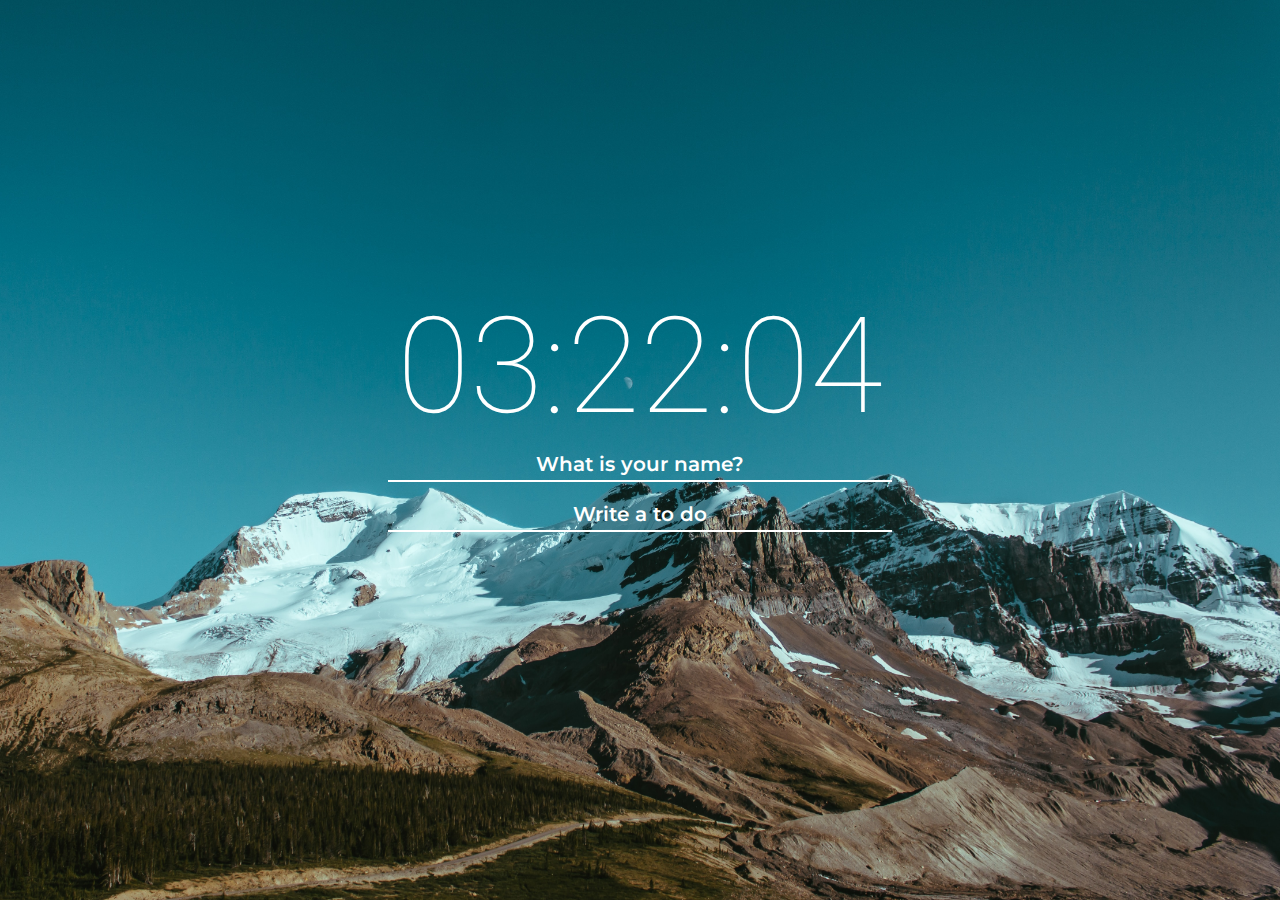
<file: index.html>
<!DOCTYPE html>
<html lang="en">
  <head>
    <meta charset="UTF-8" />
    <meta name="viewport" content="width=device-width, initial-scale=1.0" />
    <meta http-equiv="X-UA-Compatible" content="ie=edge" />
    <title>To-Do List</title>
    <link rel="stylesheet" href="index.css" />
  </head>
  <body>
    <span class="js-weather"></span>
  </br>
    <span class="js-weather-desc"></span>
    <div class="wrapper">
      <div class="js-clock">
        <h1>00:00</h1>
      </div>
      <form class="js-form form box">
        <input type="text" placeholder="What is your name?" />
      </form>
      <h4 class="js-greetings greetings"></h4>
      <form class="js-toDoForm  box">
        <input type="text" placeholder="Write a to do" />
      </form>
      <ul class="js-toDoList"></ul>
    </div>

    <script src="clock.js"></script>
    <script src="greeting.js"></script>
    <script src="todo.js"></script>
    <script src="bg.js"></script>
    <script src="weather.js"></script>
  </body>
</html>
</file>
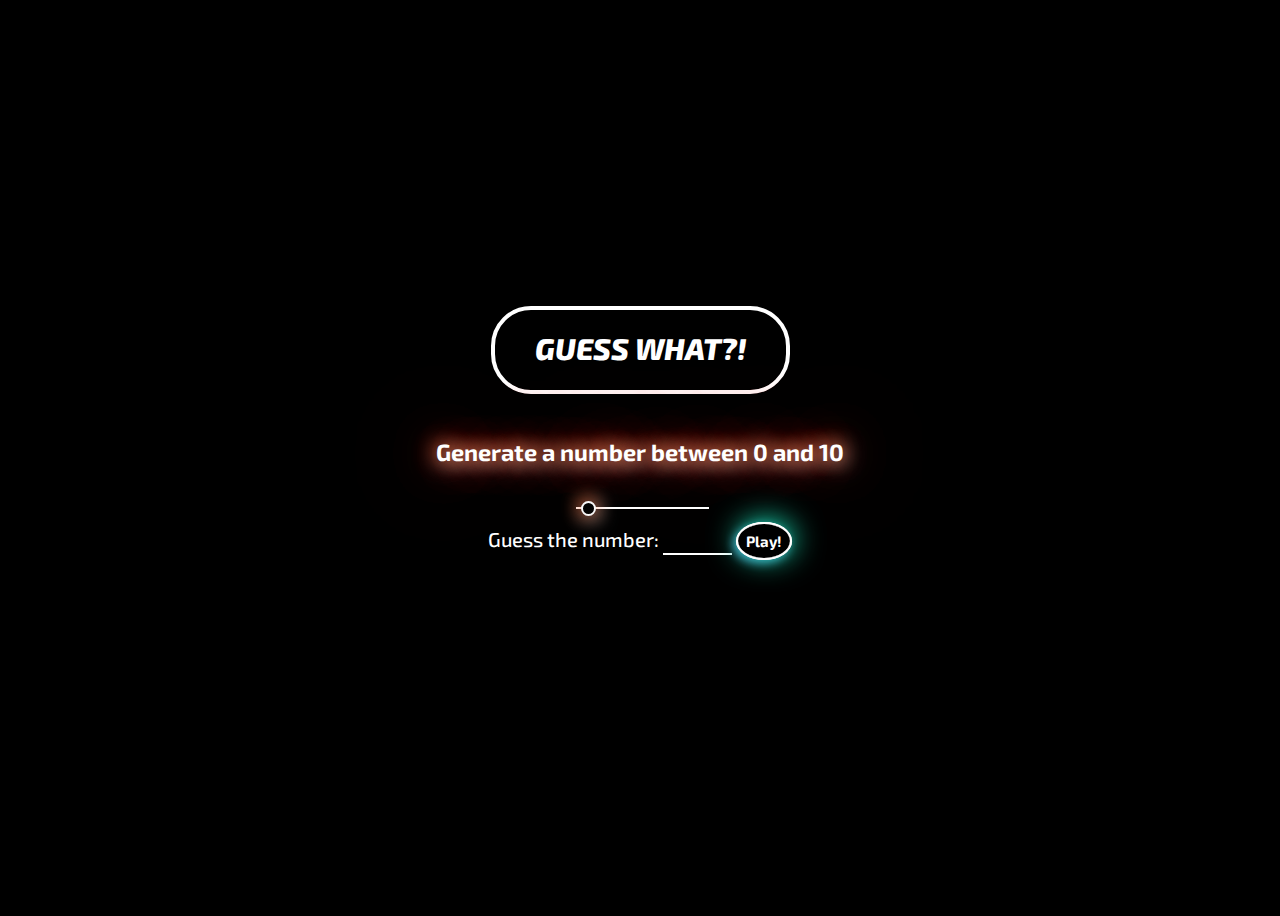
<file: GuessingGame/index.html>
<!DOCTYPE html>
<html>
  <head>
    <title>Guess What?!</title>
    <meta charset="UTF-8" />
    <link rel="stylesheet" href="src/styles.css" />
  </head>

  <body>
    <h1>Guess What?!</h1>
    <h3 class="js-max">Generate a number between 0 and 10</h3>
    <div class="js-range">
      <input type="range" min="0" max="200" value="10" />
    </div>
    <form class="js-form">
      <span>Guess the number:</span>
      <input type="number" min="0" max="200" />
      <input type="submit" class="button" value="Play!" />
    </form>
    <div class="js-guessing"></div>
    <h4 class="js-result"></h4>
    <script src="src/index.js"></script>
  </body>
</html>
</file>
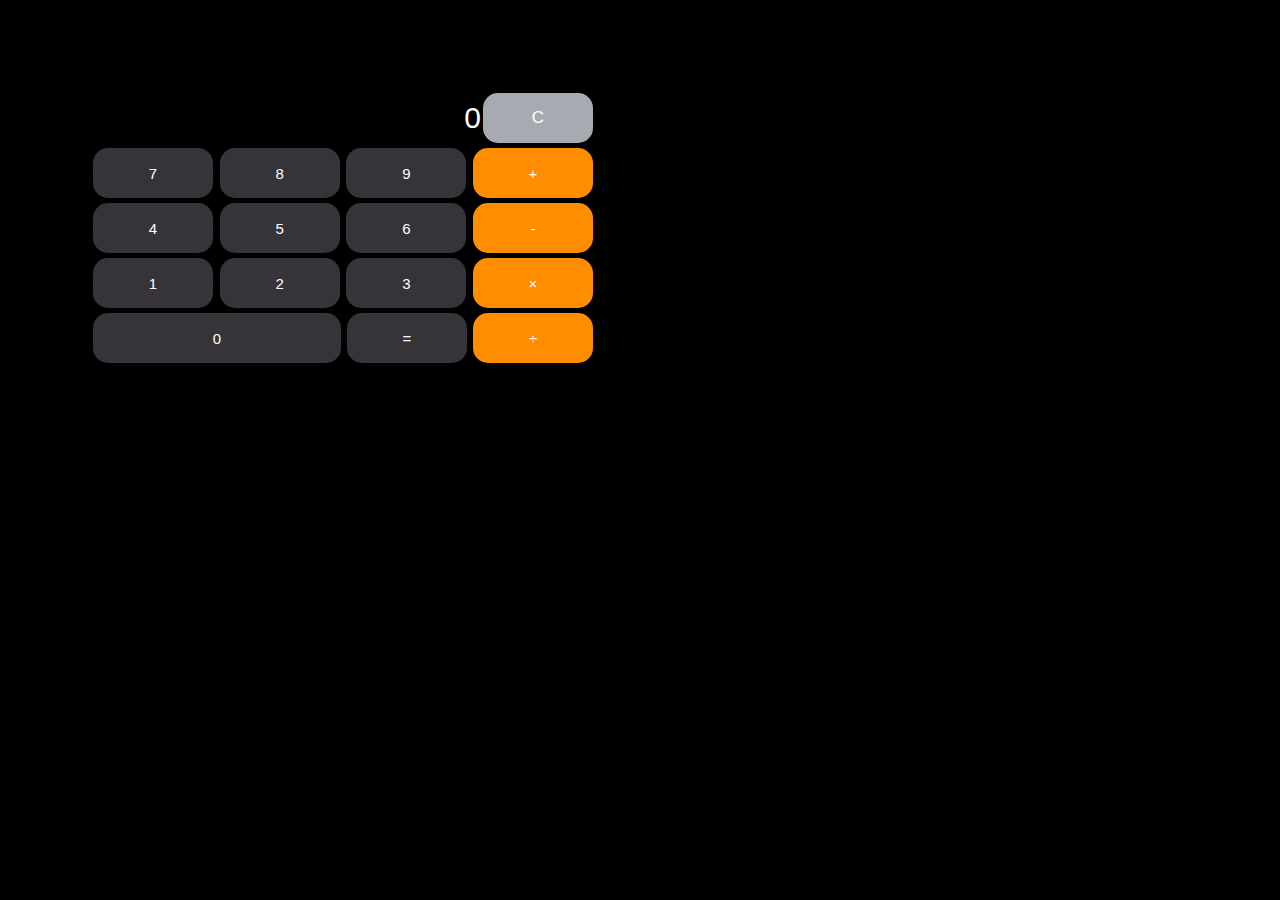
<file: i-Calculator/index.html>
<!DOCTYPE html>
<html>
  <head>
    <title>Parcel Sandbox</title>
    <meta charset="UTF-8" />
    <link rel="stylesheet" href="src/styles.css" />
  </head>

  <body>
    <div class="calculator">
      <div class="cal-column">
        <input type="text" class="calculator-screen" value="" disabled />
        <button type="button" class="clear" value="clear">C</button>
      </div>

      <div class="cal-column">
        <button type="button" value="7">7</button>
        <button type="button" value="8">8</button>
        <button type="button" value="9">9</button>
        <button type="button" class="operator" value="+">+</button>
      </div>
      <div class="cal-column">
        <button type="button" value="4">4</button>
        <button type="button" value="5">5</button>
        <button type="button" value="6">6</button>
        <button type="button" class="operator" value="-">-</button>
      </div>
      <div class="cal-column">
        <button type="button" value="1">1</button>
        <button type="button" value="2">2</button>
        <button type="button" value="3">3</button>
        <button type="button" class="operator" value="*">&times;</button>
      </div>
      <div class="cal-column">
        <button type="button" class="zero" value="0">0</button>
        <button type="button" class="equal operator" value="=">=</button>
        <button type="button" class="operator" value="/">&divide;</button>
      </div>
    </div>

    <script src="src/index.js"></script>
  </body>
</html>
</file>
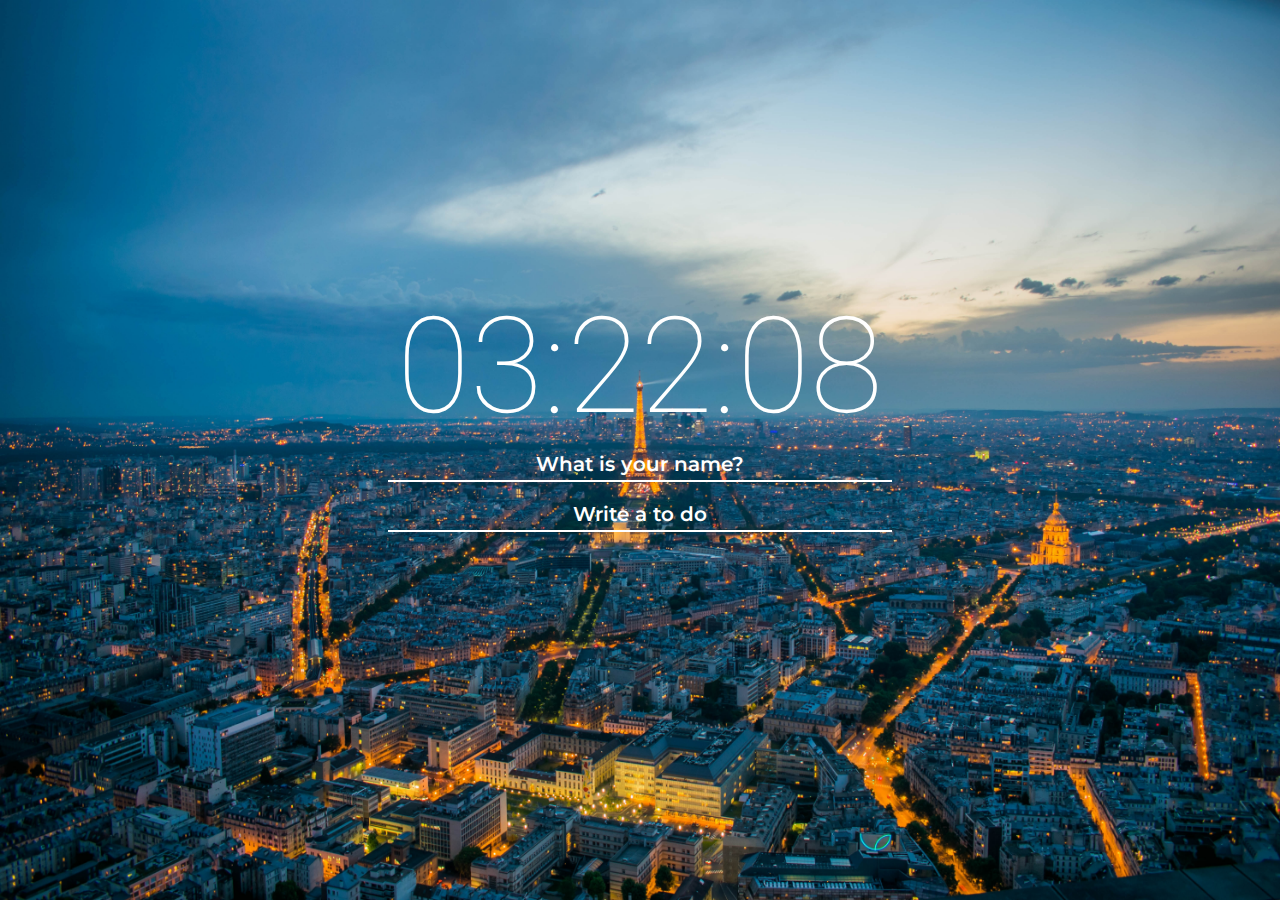
<file: study/index.html>
<!DOCTYPE html>
<html lang="en">
  <head>
    <meta charset="UTF-8" />
    <meta name="viewport" content="width=device-width, initial-scale=1.0" />
    <meta http-equiv="X-UA-Compatible" content="ie=edge" />
    <title>Something</title>
    <link rel="stylesheet" href="index.css" />
  </head>
  <body>
    <span class="js-weather"></span>
  </br>
    <span class="js-weather-desc"></span>
    <div class="wrapper">
      <div class="js-clock">
        <h1>00:00</h1>
      </div>
      <form class="js-form form box">
        <input type="text" placeholder="What is your name?" />
      </form>
      <h4 class="js-greetings greetings"></h4>
      <form class="js-toDoForm  box">
        <input type="text" placeholder="Write a to do" />
      </form>
      <ul class="js-toDoList"></ul>
    </div>

    <script src="clock.js"></script>
    <script src="greeting.js"></script>
    <script src="todo.js"></script>
    <script src="bg.js"></script>
    <script src="weather.js"></script>
  </body>
</html>
</file>
<file: index.css>
@import url("https://fonts.googleapis.com/css?family=Montserrat|Roboto:300,400,500,700&display=swap");
body {
  position: absolute;
  top: 0;
  left: 0;
  width: 100%;
  height: 100%;
  margin: 0;
  background-color: #2c3e50;
  color: white;
  font-family: "Montserrat", sans-serif;
}

.wrapper {
  height: 80%;
  top: -10px;
  display: flex;
  flex-direction: column;
  justify-content: center;
  align-items: center;
}

.btn {
  cursor: pointer;
}

h1 {
  color: white;
  transition: color 0.5s ease-in-out;
  font-size: 100pt;
  font-family: "Roboto";
  font-weight: 100;
  margin-top: 20%;
  margin-bottom: 0;
}

.form,
.greetings {
  display: none;
  color: white;
  font-weight: 700;
  font-size: 24px;
  margin-bottom: 10px;
}

.showing {
  display: block;
}

.bgImage {
  position: absolute;
  top: 0;
  left: 0;
  width: 100%;
  height: 100%;
  z-index: -1;
  animation: fadeIn 0.5s linear;
}

@keyframes fadeIn {
  from {
    opacity: 0;
  }
  to {
    opacity: 1;
  }
}

.js-weather {
  font-size: 13pt;
  font-weight: 600;
  right: 20px;
  top: 10px;
  margin-top: 5px;
  padding: 0px;
  position: absolute;
}

.js-weather-desc {
  font-size: 12pt;
  right: 20px;
  top: 35px;
  margin-top: 5px;
  padding: 0px;
  position: absolute;
}

.box input[type="text"] {
  color: white;
  font-weight: 600;
  line-height: normal;
  height: 30px;
  width: 500px;
  padding: 0.8em, 1.5em;
  margin: 3px;
  font-size: 15pt;
  text-align: center;
  outline: none;
  border: none;
  border-bottom: 2px solid white;
  font-family: inherit;
  background-color: none;
  -webkit-appearance: none;
  background: transparent;
}

::-webkit-input-placeholder {
  color: white;
  font-weight: 600;
}

.js-toDoList {
  padding-left: 0;
  list-style-type: none;
  width: 300px;
}

.js-toDoList span {
  margin: 5px 0px;
  padding: 3px 10px;
  background-color: #58575786;
  color: #ecf0f1;
  font-weight: 600;
}

.js-toDoList button {
  color: red;
  border: none;
  background-color: transparent;
  font-size: 20px;
}
</file>
<file: GuessingGame/src/styles.css>
@import url(https://fonts.googleapis.com/css?family=Exo+2:200i);

:root {
  /* Base font size */
  font-size: 20px;
  font-weight: 500;
  /* Set neon color */
  --neon-text-color: rgb(204, 195, 195);
  --neon-border-color: rgb(187, 186, 186);
  --neon-main-color: #f40;
  --neon-result-color: #1beabd;
}

body {
  font-family: "Exo 2", sans-serif;
  display: flex;
  flex-direction: column;
  justify-content: center;
  align-items: center;
  background: black;
  color: white;
  min-height: 100vh;
}

h1 {
  font-size: 30px;
  font-weight: 800;
  font-style: italic;
  color: #fff;
  padding: 1rem 2rem 1.2rem;
  border: 0.2rem solid #fff;
  border-radius: 2rem;
  text-transform: uppercase;
  animation: flicker 5s infinite alternate;
}

h1::-moz-selection {
  background-color: var(--neon-border-color);
  color: var(--neon-text-color);
}

h1::selection {
  background-color: var(--neon-border-color);
  color: var(--neon-text-color);
}

h1:focus {
  outline: none;
}

/* Animate neon flicker */
@keyframes flicker {
  0%,
  19%,
  21%,
  23%,
  25%,
  54%,
  56%,
  100% {
    text-shadow: -0.2rem -0.2rem 1rem #fff, 0.2rem 0.2rem 1rem #fff,
      0 0 2rem var(--neon-text-color), 0 0 4rem var(--neon-text-color),
      0 0 6rem var(--neon-text-color), 0 0 8rem var(--neon-text-color),
      0 0 4rem var(--neon-text-color);

    box-shadow: 0 0 0.2rem rgba(255, 255, 255, 0.582),
      inset 0 0 0.5rem rgba(255, 255, 255, 0.555),
      0 0 0.5rem var(--neon-border-color),
      inset 0 0 0.5rem var(--neon-border-color),
      0 0 1rem var(--neon-border-color), inset 0 0 1rem var(--neon-border-color);
  }

  20%,
  24%,
  55% {
    text-shadow: none;
    box-shadow: none;
  }
}

h3 {
  text-shadow: -0.1rem -0.1rem 1rem #f40, 0.1rem 0.1rem 1rem #fff,
    0 0 2rem var(--neon-main-color), 0 0 4rem var(--neon-main-color),
    0 0 6rem var(--neon-main-color), 0 0 8rem var(--neon-main-color),
    0 0 4rem var(--neon-main-color);
}

.button {
  background-color: black;
  color: white;
  font-family: exo2;
}

input[type="range"] {
  -webkit-appearance: none; /* Hides the slider so that custom slider can be made */
  height: 2px;
  width: 100%;
  cursor: pointer;
  background: #fff;
  margin-bottom: 10px;
}

input[type="range"]::-webkit-slider-thumb {
  -webkit-appearance: none;
  border: 2px solid rgb(247, 247, 247);
  height: 15px;
  width: 15px;
  border-radius: 15px;
  background: rgb(3, 3, 3);
  cursor: pointer;
  margin-top: 0px; /* You need to specify a margin in Chrome, but in Firefox and IE it is automatic */
  box-shadow: -0.1rem -0.1rem 1rem #f40, 0.1rem 0.1rem 1rem #fff;
}

input[type="range"]:focus {
  outline: none;
}

input[type="number"] {
  background-color: black;
  color: white;
  line-height: normal;
  outline: none !important;
  border: none;
  border-bottom: 2px solid white;
  padding: 2px;
  margin-top: 8px;
  font-size: 18px;
  font-weight: 700;
  text-align: center;
  font-family: inherit;
  background-color: none;
  -webkit-appearance: none;
  background: transparent;
}

input[type="submit"] {
  line-height: normal;
  outline: none !important;
  font-size: 15px;
  font-weight: 700;
  text-align: center;
  font-family: inherit;
  border: 2px solid white;
  padding: 8px;
  border-radius: 50%;
  box-shadow: inset 0 0 0 0.1px #fff, 0 0 0 0.1px #fff, 2px -2px 30px #1beabd,
    -3px 3px 10px #4792bb;
}

.js-guessing {
  word-spacing: 5px;
  font-weight: 600;
  margin-top: 10px;
}

.js-result {
  margin-top: 20px;
  font-size: 30px;
  text-shadow: -0.1rem -0.1rem 1rem #1beabd, 0.1rem 0.1rem 1rem #fff,
    0 0 2rem var(--neon-result-color), 0 0 4rem var(--neon-result-color),
    0 0 6rem var(--neon-result-color), 0 0 8rem var(--neon-result-color),
    0 0 4rem var(--neon-result-color);
}
</file>
<file: i-Calculator/src/styles.css>
body {
  font-family: sans-serif;
  box-sizing: border-box;
  display: flex;
  background-color: black;
}

.calculator {
  margin-top: 80px;
  margin-left: 80px;
  background-color: black;
}

.cal-column {
  display: flex;
  width: 500px;
  justify-content: space-between;
  align-items: center;
  margin: 5px;
}

.calculator-screen {
  border: none;
  color: white;
  font-size: 30px;
  background-color: transparent;
  text-align: right;
}

button {
  width: 120px;
  height: 50px;
  justify-content: space-between;
  background-color: #363439;
  border-radius: 15px;
  border: none;
  font-size: 15px;
  color: white;
}

button:focus {
  outline: 0;
}

.zero {
  width: 248px;
}

button:hover {
  background-color: #252427;
}

.operator {
  background-color: #fe8e00;
  color: white;
}

.operator:hover {
  background-color: #c46f00;
}

.clear {
  background-color: #a7aab1;
  border: none;
  color: #fff;
  font-size: 17px;
}

.clear:hover {
  background-color: #8d9097;
}

.equal {
  background-color: #363439;
  color: #fff;
}

.equal:hover {
  background-color: #252427;
}
</file>
<file: study/index.css>
@import url("https://fonts.googleapis.com/css?family=Montserrat|Roboto:300,400,500,700&display=swap");
body {
  position: absolute;
  top: 0;
  left: 0;
  width: 100%;
  height: 100%;
  margin: 0;
  background-color: #2c3e50;
  color: white;
  font-family: "Montserrat", sans-serif;
}

.wrapper {
  height: 80%;
  top: -10px;
  display: flex;
  flex-direction: column;
  justify-content: center;
  align-items: center;
}

.btn {
  cursor: pointer;
}

h1 {
  color: white;
  transition: color 0.5s ease-in-out;
  font-size: 100pt;
  font-family: "Roboto";
  font-weight: 100;
  margin-top: 20%;
  margin-bottom: 0;
}

.form,
.greetings {
  display: none;
  color: white;
  font-weight: 700;
  font-size: 24px;
  margin-bottom: 10px;
}

.showing {
  display: block;
}

.bgImage {
  position: absolute;
  top: 0;
  left: 0;
  width: 100%;
  height: 100%;
  z-index: -1;
  animation: fadeIn 0.5s linear;
}

@keyframes fadeIn {
  from {
    opacity: 0;
  }
  to {
    opacity: 1;
  }
}

.js-weather {
  font-size: 13pt;
  font-weight: 600;
  right: 20px;
  top: 10px;
  margin-top: 5px;
  padding: 0px;
  position: absolute;
}

.js-weather-desc {
  font-size: 12pt;
  right: 20px;
  top: 35px;
  margin-top: 5px;
  padding: 0px;
  position: absolute;
}

.box input[type="text"] {
  color: white;
  font-weight: 600;
  line-height: normal;
  height: 30px;
  width: 500px;
  padding: 0.8em, 1.5em;
  margin: 3px;
  font-size: 15pt;
  text-align: center;
  outline: none;
  border: none;
  border-bottom: 2px solid white;
  font-family: inherit;
  background-color: none;
  -webkit-appearance: none;
  background: transparent;
}

::-webkit-input-placeholder {
  color: white;
  font-weight: 600;
}

.js-toDoList {
  padding-left: 0;
  list-style-type: none;
  width: 300px;
}

.js-toDoList span {
  margin: 5px 0px;
  padding: 3px 10px;
  background-color: #58575786;
  color: #ecf0f1;
  font-weight: 600;
}

.js-toDoList button {
  color: red;
  border: none;
  background-color: transparent;
  font-size: 20px;
}
</file>
